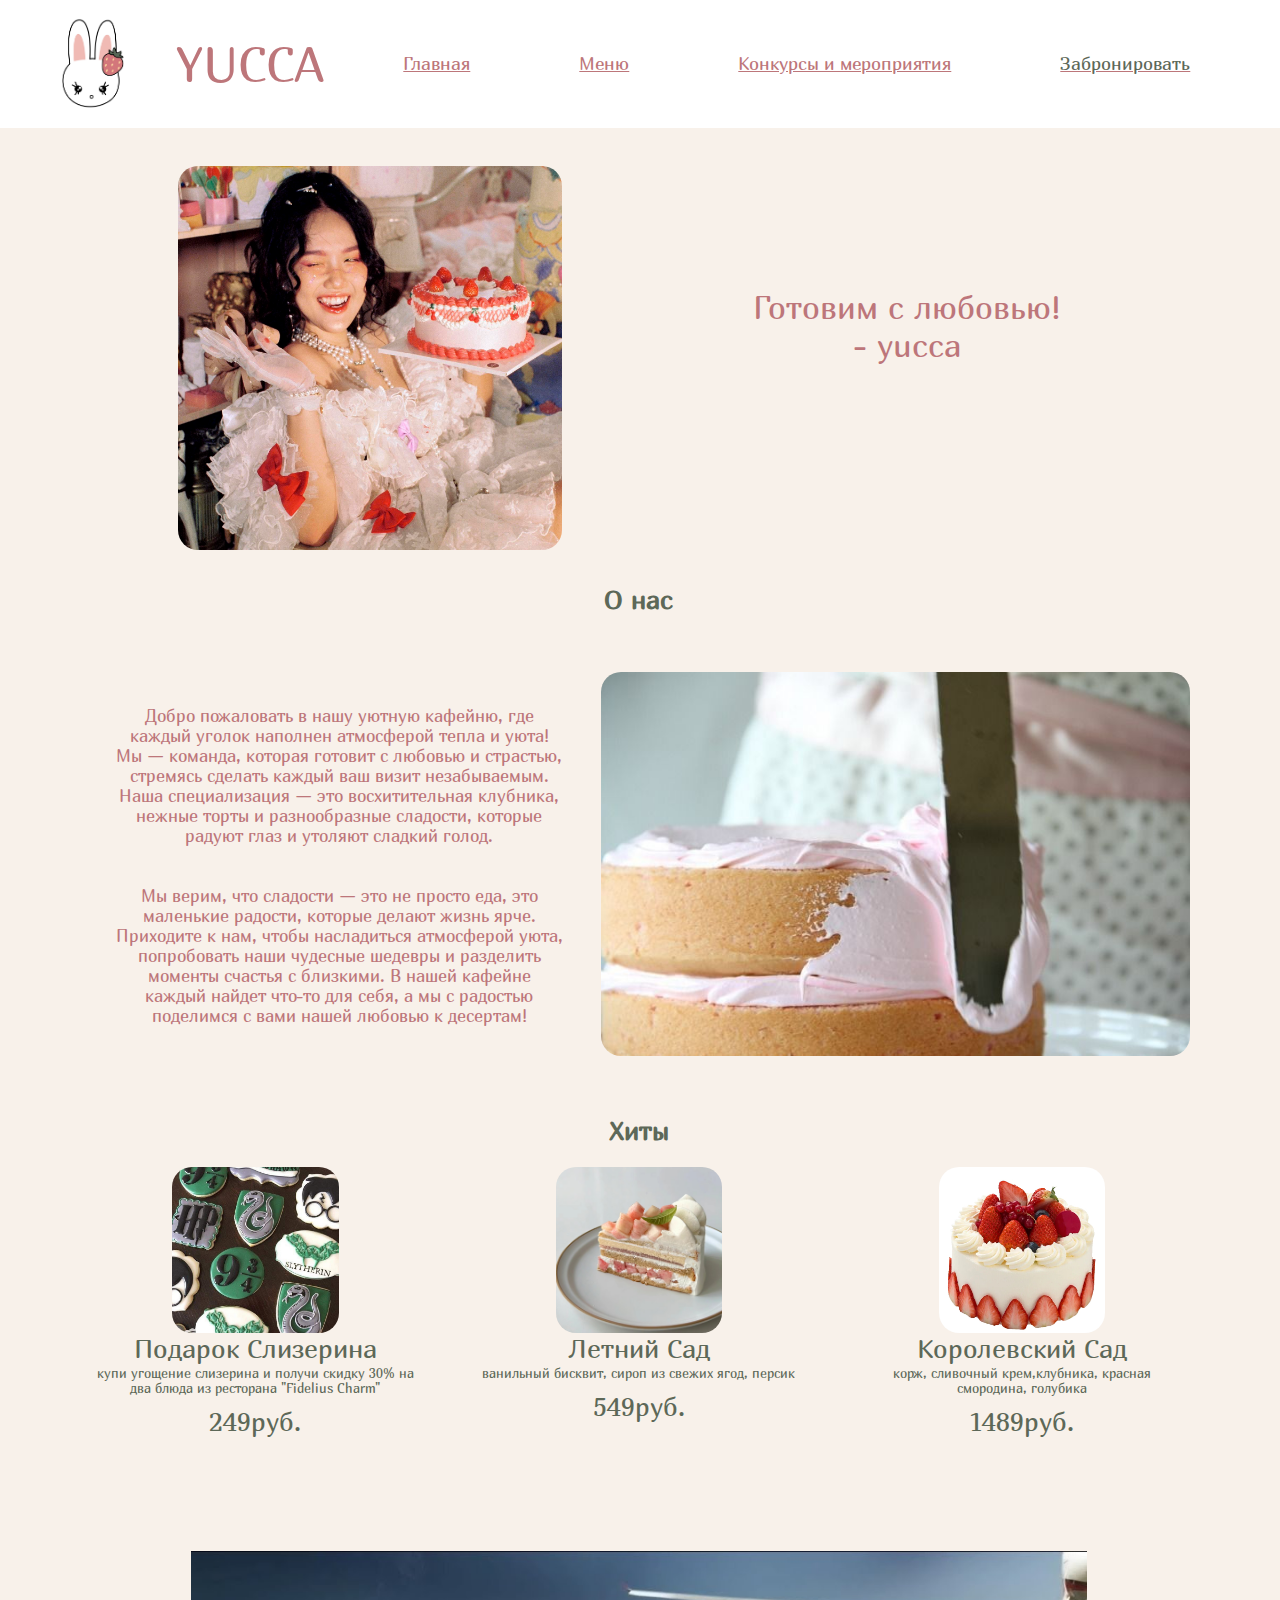
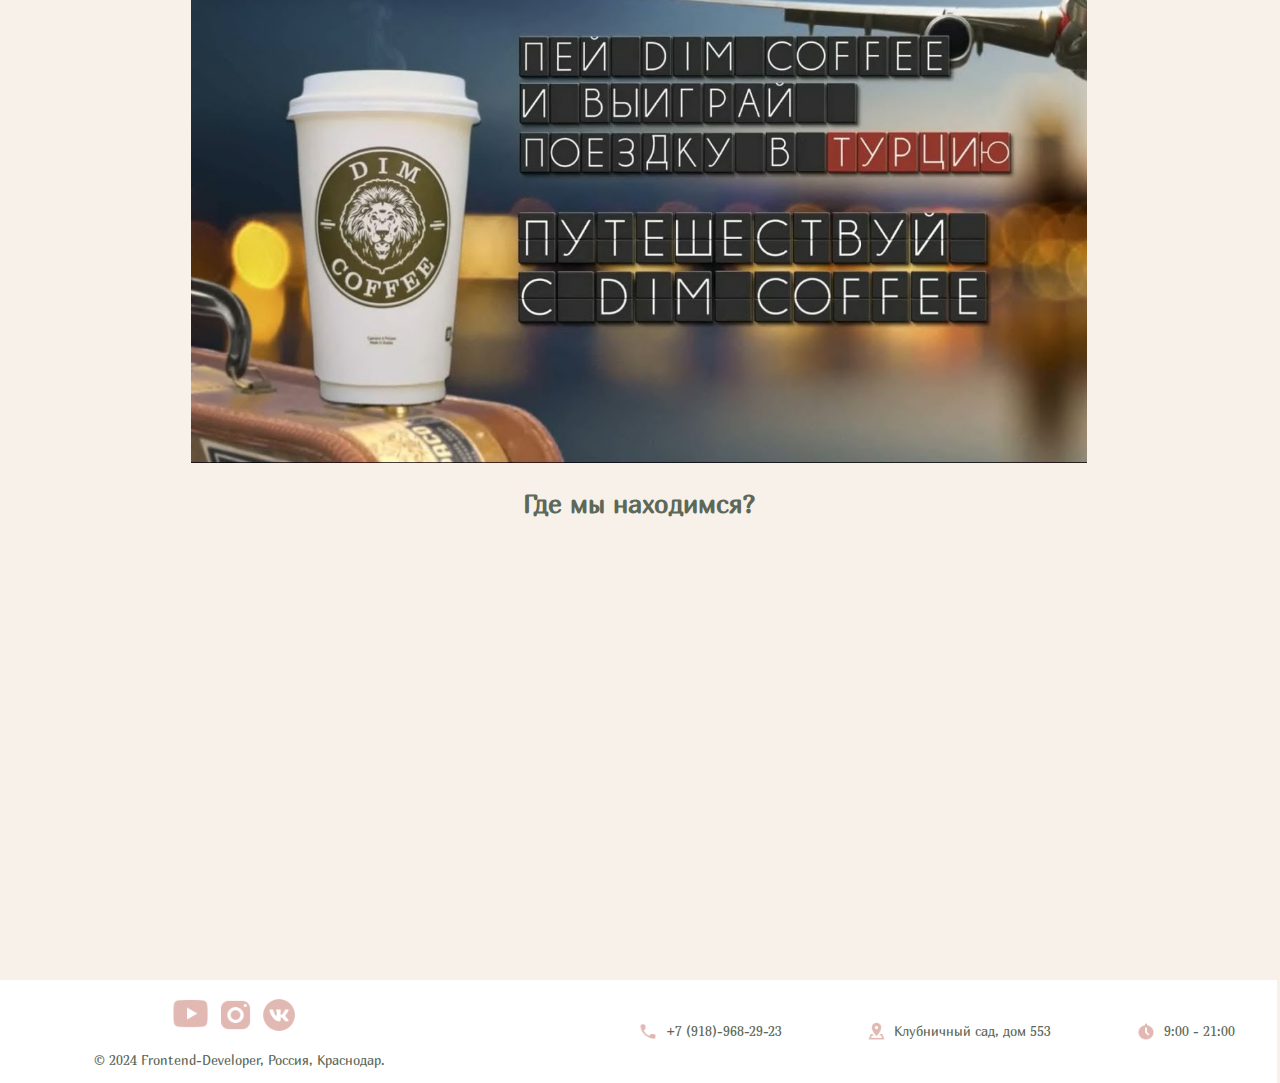
<file: index.html>
<!DOCTYPE html>
<html lang="en">
<head>
    <meta charset="UTF-8">
    <meta name="viewport" content="width=device-width, initial-scale=1.0">
    <title>YUCCA - уютная кафейня</title>
    <link rel="stylesheet" href="style.css">
    <link rel="preconnect" href="https://fonts.googleapis.com">
<link rel="preconnect" href="https://fonts.gstatic.com" crossorigin>
<link href="https://fonts.googleapis.com/css2?family=Concert+One&family=DynaPuff:wght@400..700&family=Marmelad&family=Sofia+Sans+Semi+Condensed:ital,wght@0,1..1000;1,1..1000&display=swap" rel="stylesheet">
<link rel="icon" href="logo.jpg">
</head>
<body>
    <div class="all">
        <nav>
            <div class="DivFlex">
                <div class="DivPhotoLogotip"><img src="logo.jpg" alt="logo" class="PhotoLogo"></div>
                <div class="DivLogoWord">YUCCA</div>
                <div class="DivWordButton">
                    <a href="index.html" class="ButtonWordA">Главная</a>
                    <a href="menu.html" class="ButtonWordA">Меню</a>
                    <a href="konkyrsi2.html" class="ButtonWordA">Конкурсы и мероприятия</a>
                    <a href="zakazi.html" class="ButtonWordA"><span class="SpanColorWordButton">Забронировать</span></a>
                </div>
            </div>
        </nav>

        <div class="DGlavnayaAll">
            <div class="DGlavnayaPhoto"><img src="Glavnaya.jpg" alt="" class="PhotoGlavnaya"></div>
            <div class="DGlavnayaText"><p class="TextGlavnaya">Готовим с любовью!<br>- yucca</p></div>
        </div>

        <h2>О нас</h2>

        <div class="DGlavnayaAll2">
            <div class="DGlavnTextOnas"><p class="TextGlavnaya2">Добро пожаловать в&nbsp;нашу уютную кафейню, где каждый уголок наполнен атмосферой тепла и&nbsp;уюта! Мы&nbsp;&mdash; команда, которая готовит с&nbsp;любовью и&nbsp;страстью, стремясь сделать каждый ваш визит незабываемым. Наша специализация&nbsp;&mdash; это восхитительная клубника, нежные торты и&nbsp;разнообразные сладости, которые радуют глаз и&nbsp;утоляют сладкий голод. 
                <br><br><br>
                Мы&nbsp;верим, что сладости&nbsp;&mdash; это не&nbsp;просто еда, это маленькие радости, которые делают жизнь ярче. Приходите к&nbsp;нам, чтобы насладиться атмосферой уюта, попробовать наши чудесные шедевры и&nbsp;разделить моменты счастья с&nbsp;близкими. В&nbsp;нашей кафейне каждый найдет что-то для себя, а&nbsp;мы&nbsp;с&nbsp;радостью поделимся с&nbsp;вами нашей любовью к&nbsp;десертам!</p></div>
            <div class="DGlavCakeOnas"><img src="glavcake.jpg" alt="" class="PhotoGlavnayaCake"></div>
        </div>

        <h2 style="margin-top: 30px;">Хиты</h2>

        <div class="DivXiti">
            <div class="XitiTovar">
                <div class="dTovarPhoto"><img src="harry.jpg" class="photo"></div>
                <div class="dTovarText">
                    <p class="name">Подарок Слизерина</p>
                    <p class="opisanie">купи угощение слизерина и получи скидку 30% на два блюда из ресторана "Fidelius Charm"<br></p>
                    <p class="CHENA">249руб.</p>
                </div>
            </div>
            <div class="XitiTovar">
                <div class="dTovarPhoto"><img src="dtort4.jpg" class="photo"></div>
                <div class="dTovarText" style="height: 10vw;">
                    <p class="name">Летний Сад</p>
                    <p class="opisanie">ванильный бисквит, сироп из свежих ягод, персик<br></p>
                    <p class="CHENA">549руб.</p>
                </div>
            </div>
            <div class="XitiTovar">
                <div class="dTovarPhoto"><img src="tort1.jpg" class="photo"></div>
                <div class="dTovarText" style="height: 10vw;">
                    <p class="name">Королевский Сад</p>
                    <p class="opisanie">корж, сливочный крем,клубника, красная смородина, голубика <br></p>
                    <p class="CHENA">1489руб.</p>
                </div>
            </div>
        </div>

        <aside>
            <a href="https://dimcoffee.ru"><img src="reklama.jpg" alt="dimcoffee" class="avia"></a>
        </aside> 

        <h2>Где мы находимся?</h2>
        <div class="DivIframe">
            <iframe src="https://www.google.com/maps/embed?pb=!1m18!1m12!1m3!1d2819.4957132985974!2d38.9714498759111!3d45.03516157107016!2m3!1f0!2f0!3f0!3m2!1i1024!2i768!4f13.1!3m3!1m2!1s0x40f04f98b93e86c1%3A0x8f660ca95b63df85!2z0YPQuy4g0JrRgNCw0YHQvdCw0Y8sIDEwMyDQutC-0YDQv9GD0YEgNCwg0JrRgNCw0YHQvdC-0LTQsNGALCDQmtGA0LDRgdC90L7QtNCw0YDRgdC60LjQuSDQutGA0LDQuSwgMzUwMDAw!5e0!3m2!1sru!2sru!4v1730145656439!5m2!1sru!2sru" width="900" height="400" style="border:0; margin: 0 auto;" allowfullscreen="" loading="lazy" referrerpolicy="no-referrer-when-downgrade"></iframe>
        </div>

        <footer>
            <nav>
                <div class="DFooter">
                    <div class="FooterXZ">
                        <a href="https://www.youtube.com/"><img src="youtube.png" style="width: 3.2vw; height: 3.2vw;"></a>
                        <a href="https://en.wikipedia.org/wiki/Instagram"><img src="insta.png" style="width: 3vw; height: 3vw;"></a>
                        <a href="https://vk.com/?ysclid=m1hfn2k9mx378320527"><img src="vk.png" style="width: 3vw; height: 3vw;"></a>
                        <p style="font-size: 1vw; position: relative; top: 3%; right: 20%; color: #5D6858;">© 2024 Frontend-Developer, Россия, Краснодар.</p>
                    </div>
                        <img src="tel.png" style="width: 1.5vw; height: 1.5vw;">
                        <p style="margin-left: -6%; color: #5D6858; font-size: 1vw;">+7 (918)-968-29-23</p>
                        <img src="karta.png" style="width: 1.5vw; height: 1.5vw;">
                        <p style="margin-left: -6%; color: #5D6858; font-size: 1vw;">Клубничный сад, дом 553</p>
                        <img src="time.png" style="width: 1.5vw; height: 1.5vw;">
                        <p style="margin-left: -6%; color: #5D6858; font-size: 1vw;">9:00 - 21:00</p>
                </div>
            </nav>
        </footer>
    </div>
</body>
</html>
</file>
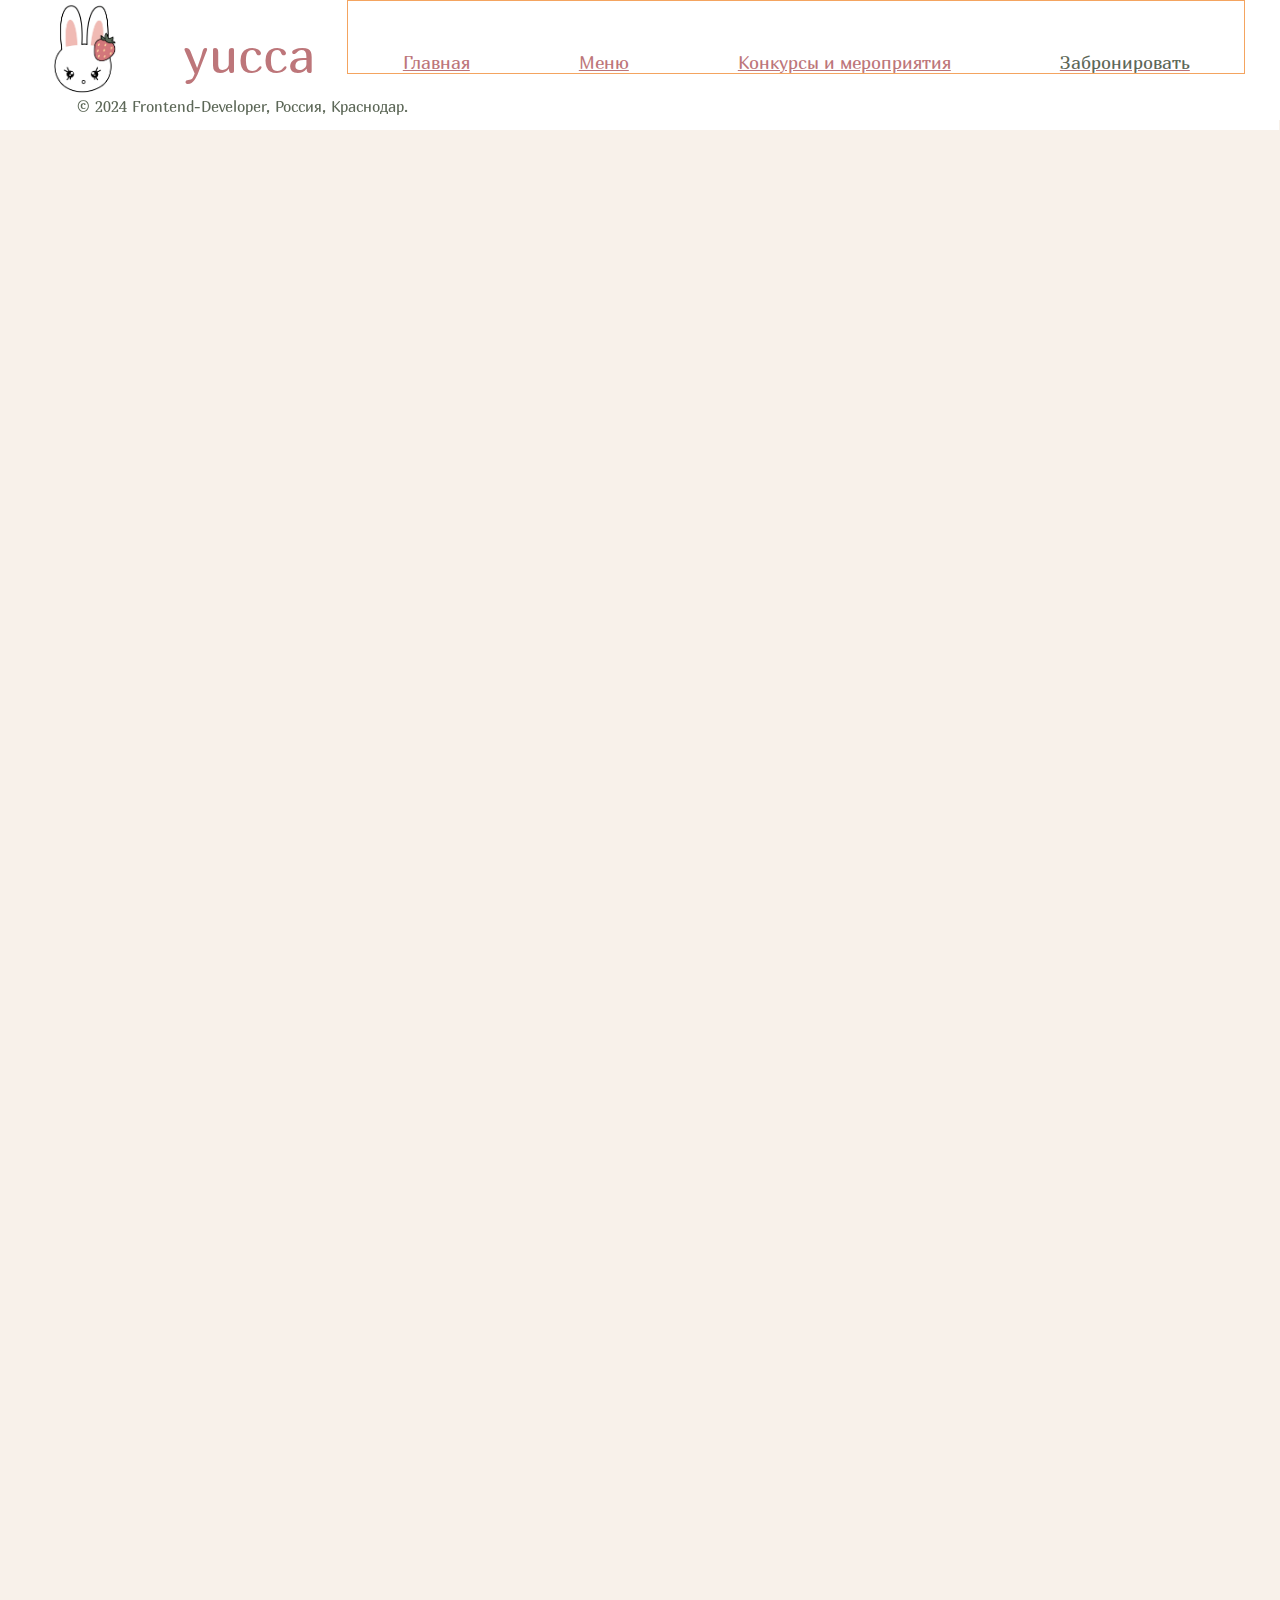
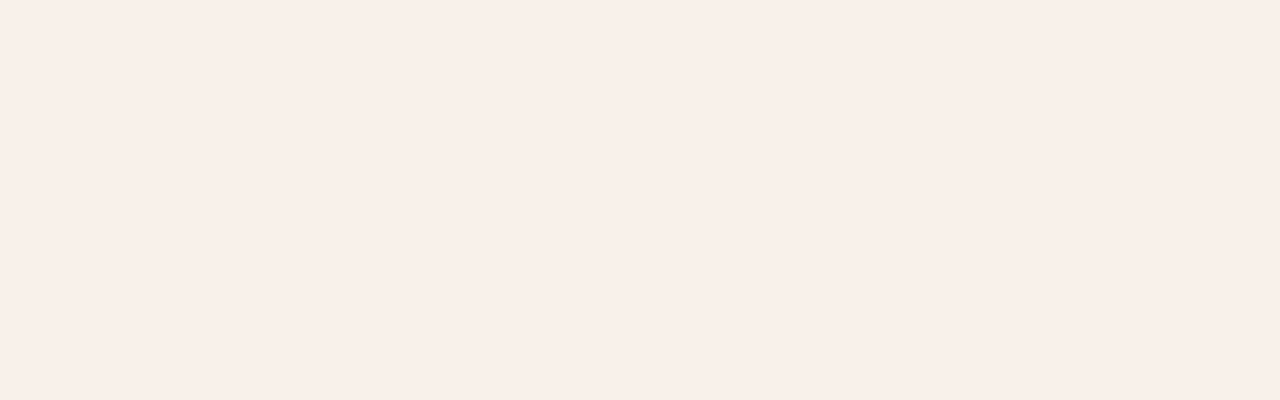
<file: konkyrsi.html>
<!DOCTYPE html>
<html lang="en">
<head>
    <meta charset="UTF-8">
    <meta name="viewport" content="width=device-width, initial-scale=1.0">
    <title>yucca - уютная кафейня</title>
    <link rel="stylesheet" href="konkyrsi.css">
    <link rel="preconnect" href="https://fonts.googleapis.com">
<link rel="preconnect" href="https://fonts.gstatic.com" crossorigin>
<link href="https://fonts.googleapis.com/css2?family=Concert+One&family=DynaPuff:wght@400..700&family=Marmelad&family=Sofia+Sans+Semi+Condensed:ital,wght@0,1..1000;1,1..1000&display=swap" rel="stylesheet">
<link rel="icon" href="logo.jpg">
</head>
<body>
    <div class="all">
        <nav>
            <div class="DivFlex">
                <div class="DivPhotoLogotip"><img src="logo.jpg" alt="logo" class="PhotoLogo"></div>
                <div class="DivLogoWord">yucca</div>
                <div class="DivWordButton">
                    <a href="index.html" class="ButtonWordA">Главная</a>
                    <a href="menu.html" class="ButtonWordA">Меню</a>
                    <a href="konkyrsi.html" class="ButtonWordA">Конкурсы и мероприятия</a>
                    <a href="zakazi.html" class="ButtonWordA"><span class="SpanColorWordButton">Забронировать</span></a>
                </div>
            </div>
        </nav>

        <footer>
            <nav>
                <div class="DFooter">
                    <div class="FooterXZ">
                        <a href="https://www.youtube.com/"><img src="youtube.png"></a>
                        <a href="https://en.wikipedia.org/wiki/Instagram"><img src="insta.png"></a>
                        <a href="https://vk.com/?ysclid=m1hfn2k9mx378320527"><img src="vk.png"></a>
                        <p style="font-size: 15px; position: relative; top: 10px; right: 90px; color: #5D6858;">© 2024 Frontend-Developer, Россия, Краснодар.</p>
                    </div>
                        <img src="tel.png" alt="">
                        <p style="margin-left: -85px; color: #5D6858;">+7 (918)-968-29-23</p>
                        <img src="karta.png" alt="">
                        <p style="margin-left: -85px; color: #5D6858;">Клубничный сад, дом 553</p>
                        <img src="time.png" alt="">
                        <p style="margin-left: -85px; color: #5D6858;">9:00 - 21:00</p>
                </div>
            </nav>
        </footer>
    </div>
</body>
</html>
</file>
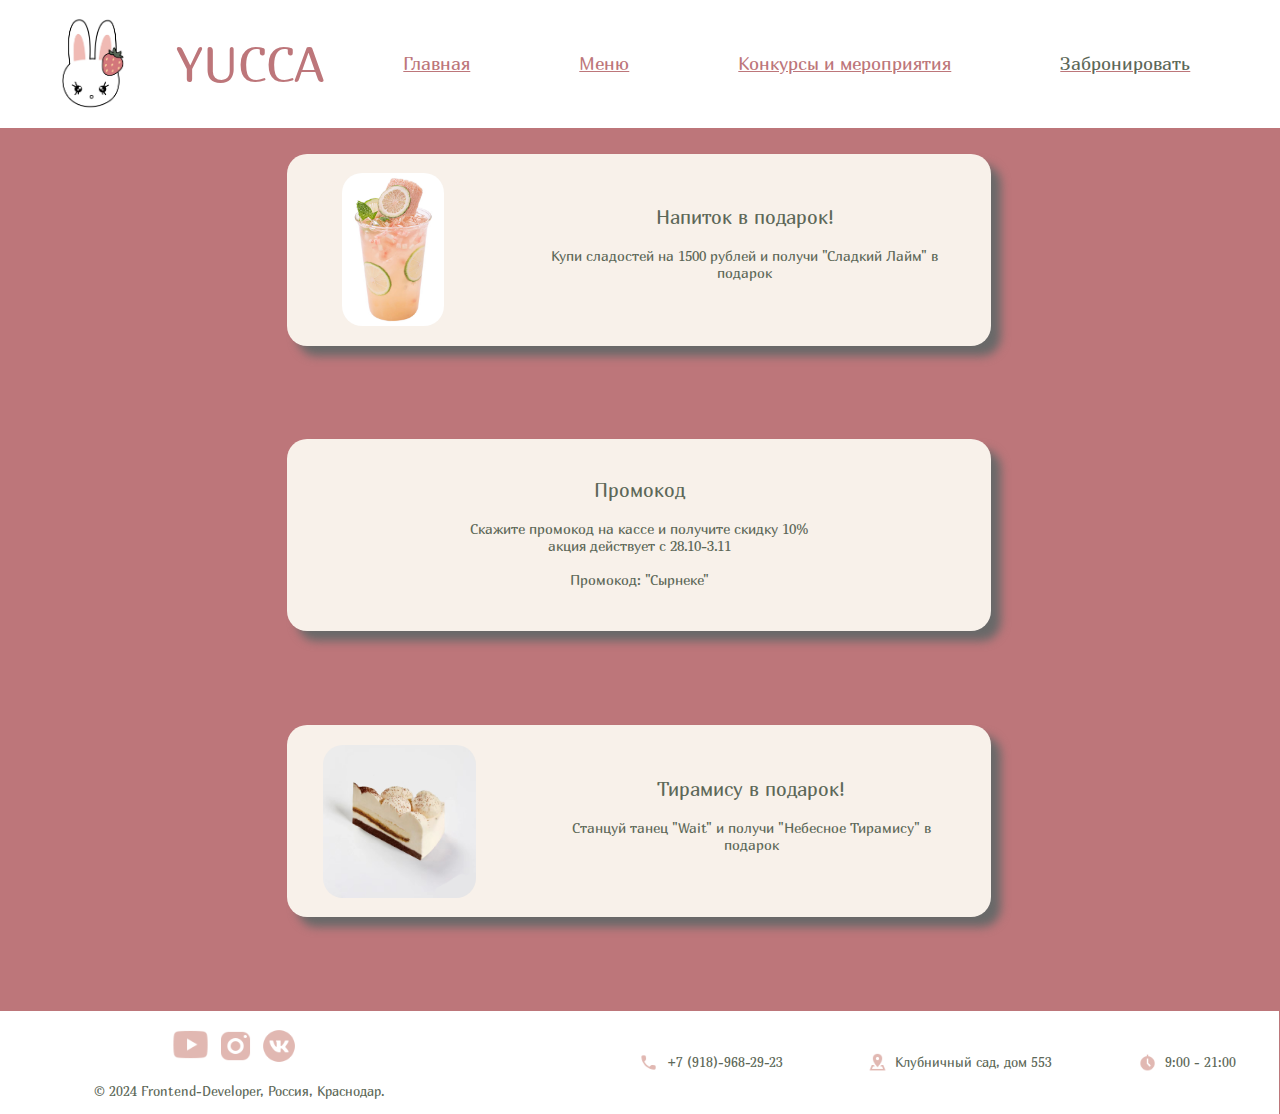
<file: konkyrsi2.html>
<!DOCTYPE html>
<html lang="en">
<head>
    <meta charset="UTF-8">
    <meta name="viewport" content="width=device-width, initial-scale=1.0">
    <title>YUCCA - уютная кафейня</title>
    <link rel="stylesheet" href="konkyrsi2.css">
    <link rel="preconnect" href="https://fonts.googleapis.com">
<link rel="preconnect" href="https://fonts.gstatic.com" crossorigin>
<link href="https://fonts.googleapis.com/css2?family=Concert+One&family=DynaPuff:wght@400..700&family=Marmelad&family=Sofia+Sans+Semi+Condensed:ital,wght@0,1..1000;1,1..1000&display=swap" rel="stylesheet">
<link rel="icon" href="logo.jpg">
</head>
<body>
    <div class="all">
        <nav>
            <div class="DivFlex">
                <div class="DivPhotoLogotip"><img src="logo.jpg" alt="logo" class="PhotoLogo"></div>
                <div class="DivLogoWord">YUCCA</div>
                <div class="DivWordButton">
                    <a href="index.html" class="ButtonWordA">Главная</a>
                    <a href="menu.html" class="ButtonWordA">Меню</a>
                    <a href="konkyrsi2.html" class="ButtonWordA">Конкурсы и мероприятия</a>
                    <a href="zakazi.html" class="ButtonWordA"><span class="SpanColorWordButton">Забронировать</span></a>
                </div>
            </div>
        </nav>

        <div class="AllConteiner">
            <div class="Conteiner">
                <div class="ConteinerPhoto"><img src="drink2.jpg" class="PhotoVKonkyrsi"></div>
                <div class="ConteinerText">
                    <p>Напиток в подарок!</p>
                    <span class="minitextvkon"><p>Купи сладостей на 1500 рублей и получи "Сладкий Лайм" в подарок</p></span>
                </div>
            </div>

            <div class="Conteiner">
                <div class="ConteinerText2">
                    <p>Промокод</p>
                    <span class="minitextvkon"><p>Скажите промокод на кассе и получите скидку 10% <br> акция действует с 28.10-3.11 <br><br> Промокод: "Сырнеке"
                    </p></span>
                </div>
            </div>

            <div class="Conteiner">
                <div class="ConteinerPhoto2"><img src="tort4.jpg" class="PhotoVKonkyrsi"></div>
                <div class="ConteinerText">
                    <p>Тирамису в подарок!</p>
                    <span class="minitextvkon"><p>Станцуй танец "Wait" и получи "Небесное Тирамису" в подарок</p></span>
                </div>
            </div>
        </div>

        <footer>
            <nav>
                <div class="DFooter">
                    <div class="FooterXZ">
                        <a href="https://www.youtube.com/"><img src="youtube.png" style="width: 3.2vw; height: 3.2vw;"></a>
                        <a href="https://en.wikipedia.org/wiki/Instagram"><img src="insta.png" style="width: 3vw; height: 3vw;"></a>
                        <a href="https://vk.com/?ysclid=m1hfn2k9mx378320527"><img src="vk.png" style="width: 3vw; height: 3vw;"></a>
                        <p style="font-size: 1vw; position: relative; top: 3%; right: 20%; color: #5D6858;">© 2024 Frontend-Developer, Россия, Краснодар.</p>
                    </div>
                        <img src="tel.png" style="width: 1.5vw; height: 1.5vw;">
                        <p style="margin-left: -6%; color: #5D6858; font-size: 1vw;">+7 (918)-968-29-23</p>
                        <img src="karta.png" style="width: 1.5vw; height: 1.5vw;">
                        <p style="margin-left: -6%; color: #5D6858; font-size: 1vw;">Клубничный сад, дом 553</p>
                        <img src="time.png" style="width: 1.5vw; height: 1.5vw;">
                        <p style="margin-left: -6%; color: #5D6858; font-size: 1vw;">9:00 - 21:00</p>
                </div>
            </nav>
        </footer>
    </div>
</body>
</html>
</file>
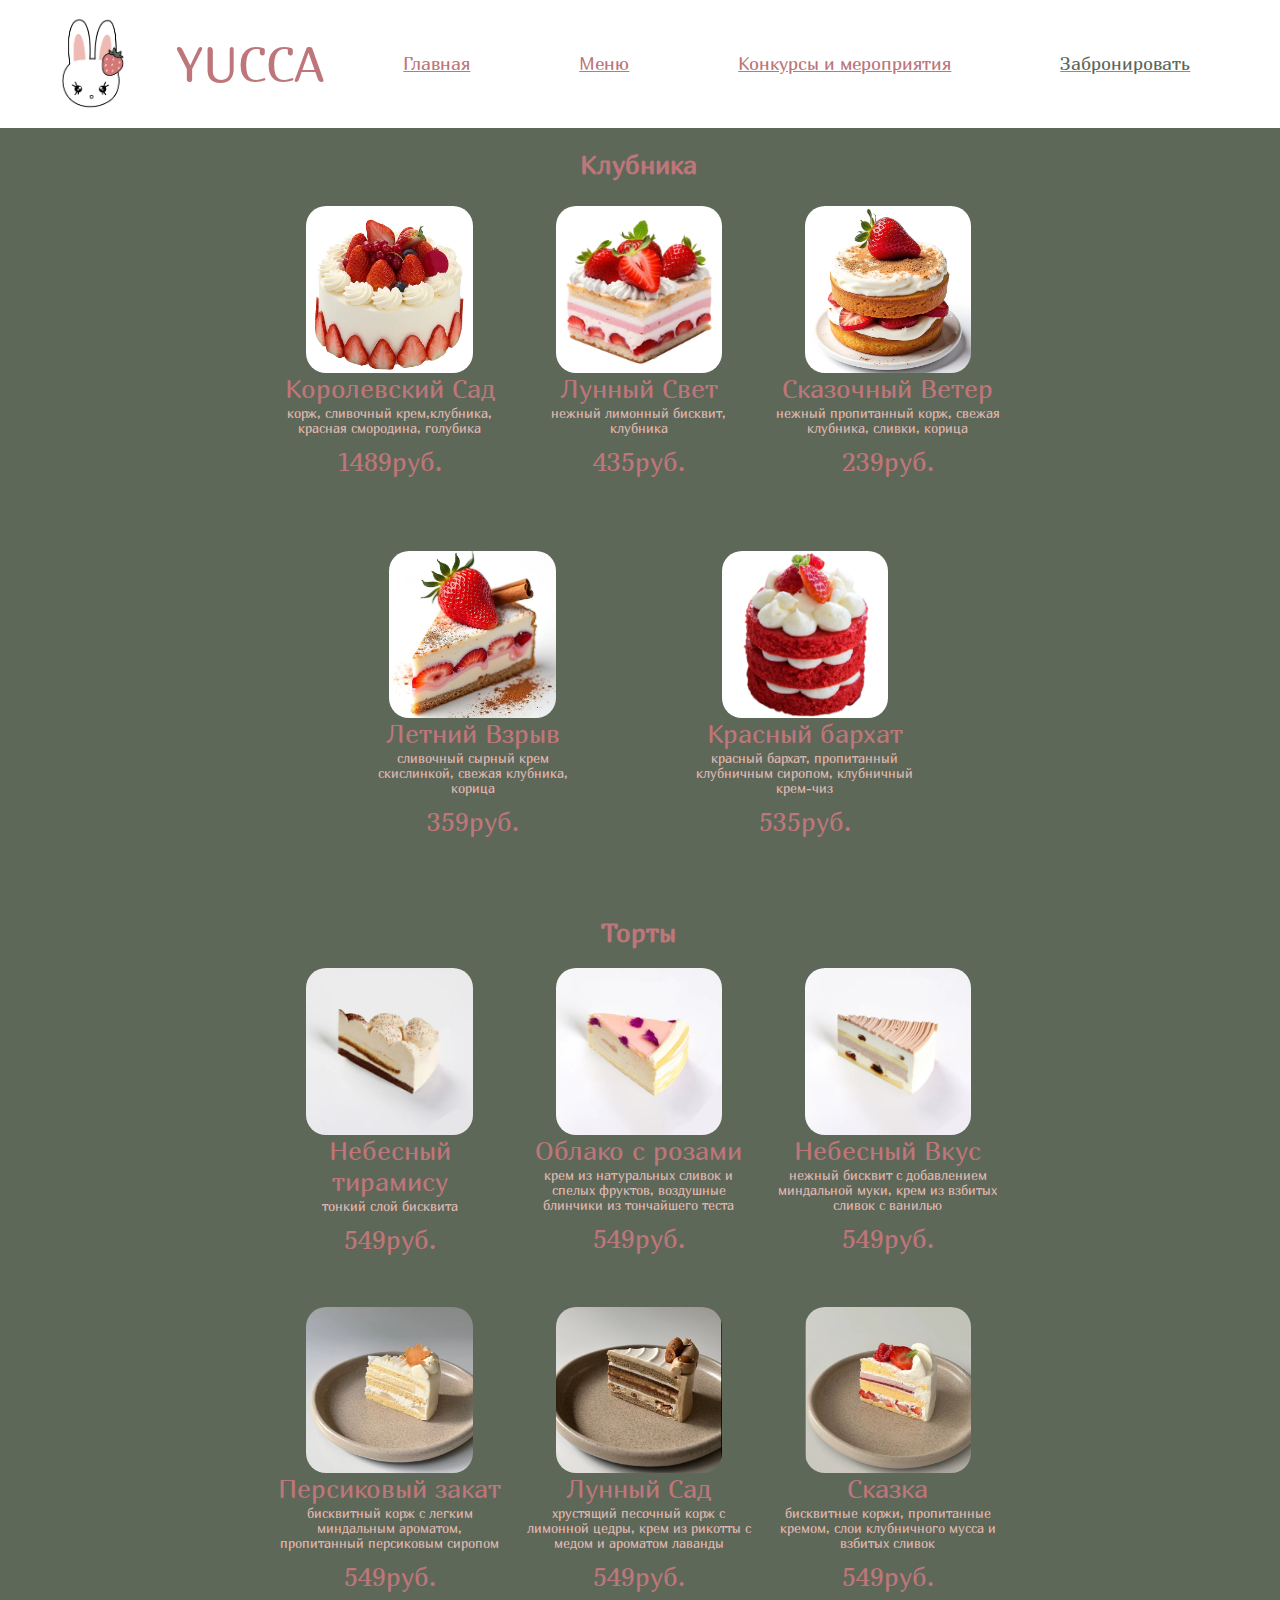
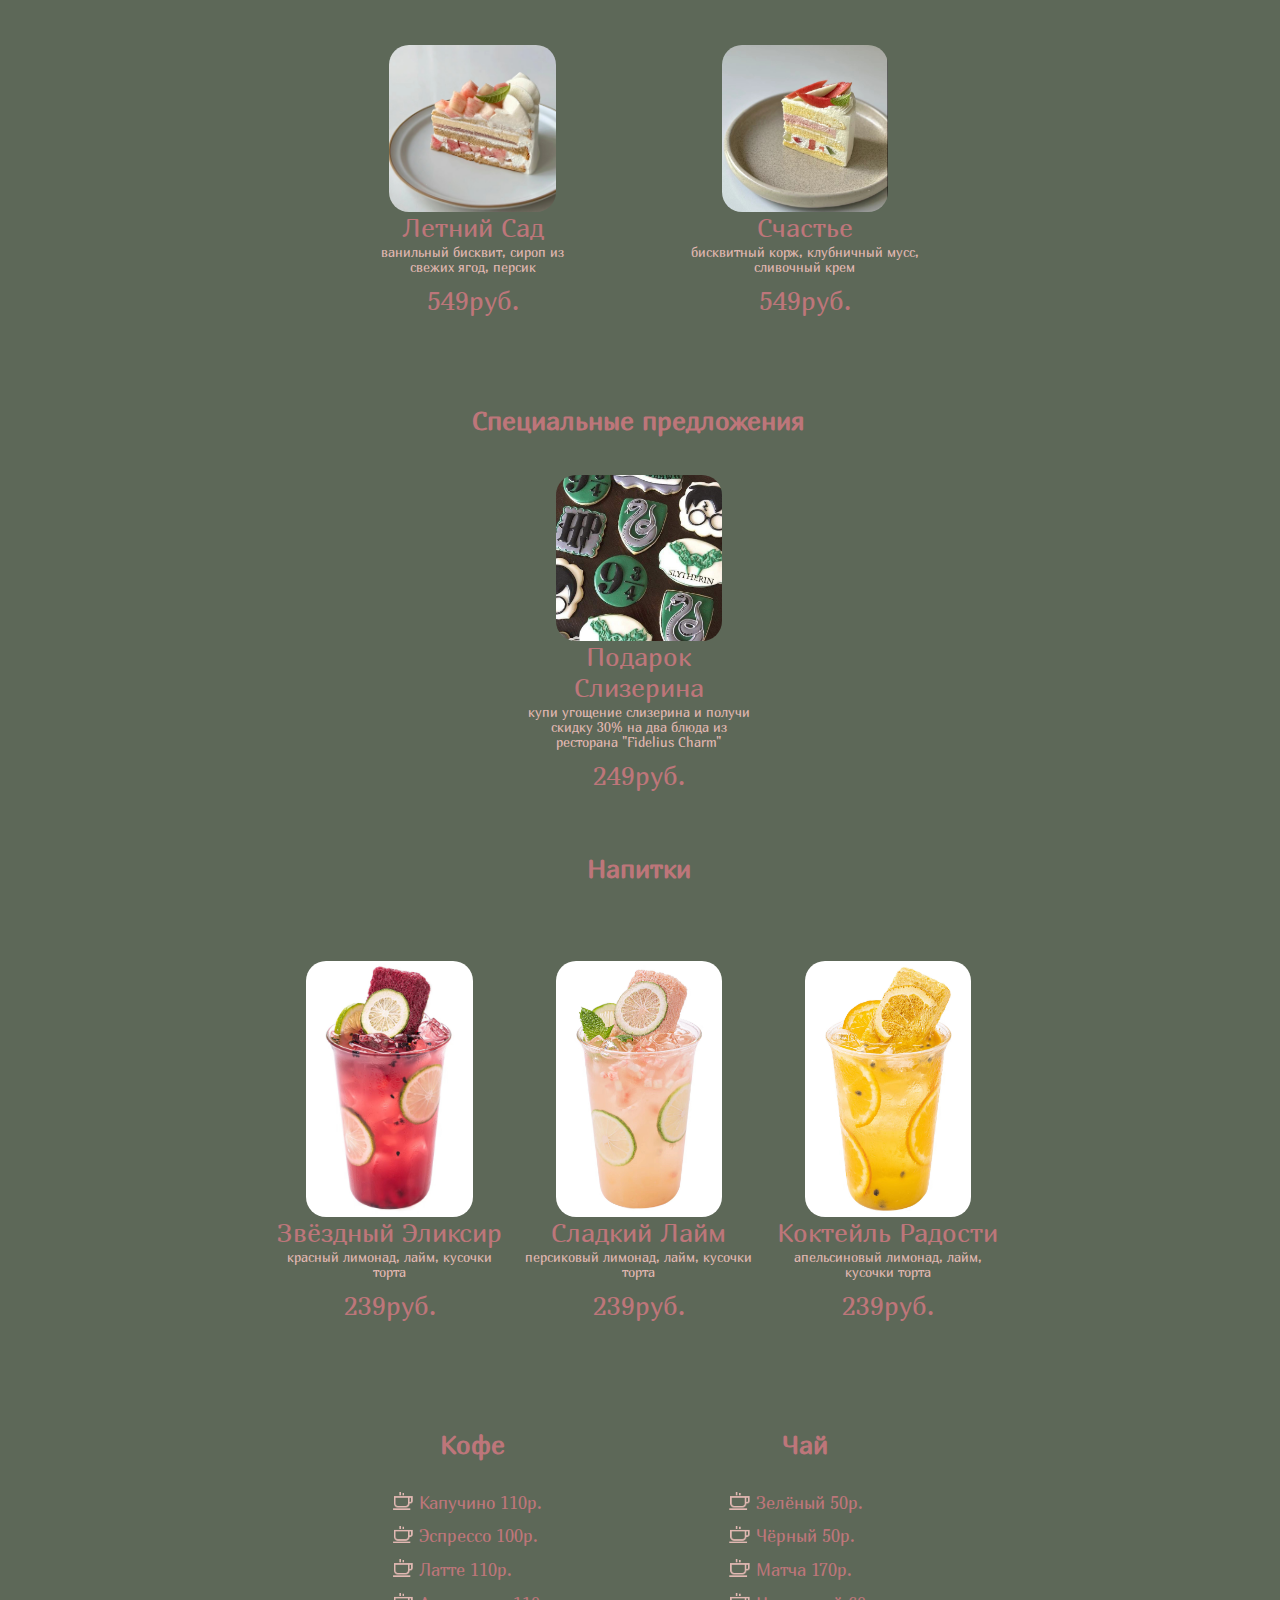
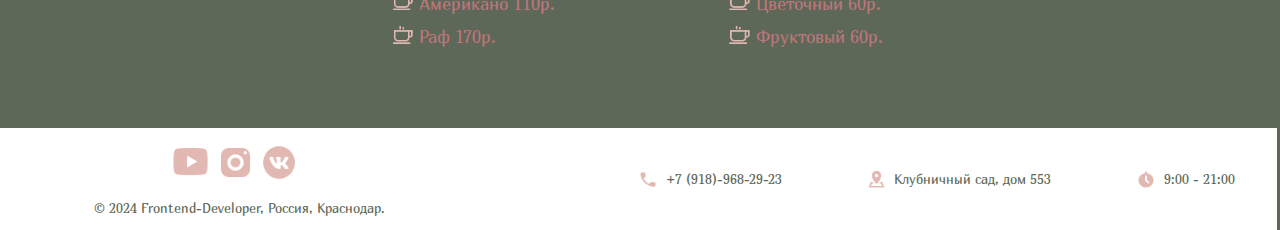
<file: menu.html>
<!DOCTYPE html>
<html lang="en">
<head>
    <meta charset="UTF-8">
    <meta name="viewport" content="width=device-width, initial-scale=1.0">
    <title>YUCCA - уютная кафейня</title>
    <link rel="stylesheet" href="styleMenu.css">
    <link rel="preconnect" href="https://fonts.googleapis.com">
<link rel="preconnect" href="https://fonts.gstatic.com" crossorigin>
<link href="https://fonts.googleapis.com/css2?family=Concert+One&family=DynaPuff:wght@400..700&family=Marmelad&family=Sofia+Sans+Semi+Condensed:ital,wght@0,1..1000;1,1..1000&display=swap" rel="stylesheet">
<link rel="icon" href="logo.jpg">
</head>
<body>

    <div class="all">
        <nav>
            <div class="DivFlex">
                <div class="DivPhotoLogotip"><img src="logo.jpg" alt="logo" class="PhotoLogo"></div>
                <div class="DivLogoWord">YUCCA</div>
                <div class="DivWordButton">
                    <a href="index.html" class="ButtonWordA">Главная</a>
                    <a href="menu.html" class="ButtonWordA">Меню</a>
                    <a href="konkyrsi2.html" class="ButtonWordA">Конкурсы и мероприятия</a>
                    <a href="zakazi.html" class="ButtonWordA"><span class="SpanColorWordButton">Забронировать</span></a>
                </div>
            </div>
        </nav>

        <div class="kategoriya5">
            <div class="nazvanie"><h2>Клубника</h2></div>
            <div class="dTovar">
                <div class="dTovarPhoto"><img src="tort1.jpg" class="photo"></div>
                <div class="dTovarText" style="height: 10vw;">
                    <p class="name">Королевский Сад</p>
                    <p class="opisanie">корж, сливочный крем,клубника, красная смородина, голубика <br></p>
                    <p class="CHENA">1489руб.</p>
                </div>
            </div>
            <div class="dTovar">
                <div class="dTovarPhoto"><img src="straw4.jpg" class="photo"></div>
                <div class="dTovarText" style="height: 10vw;">
                    <p class="name">Лунный Свет</p>
                    <p class="opisanie">нежный лимонный бисквит, клубника<br></p>
                    <p class="CHENA">435руб.</p>
                </div>
            </div>
            <div class="dTovar">
                <div class="dTovarPhoto"><img src="straw3.jpg" class="photo"></div>
                <div class="dTovarText" style="height: 10vw;">
                    <p class="name">Сказочный Ветер</p>
                    <p class="opisanie">нежный пропитанный корж, свежая клубника, сливки, корица<br></p>
                    <p class="CHENA">239руб.</p>
                </div>
            </div>
            <div class="dTovar">
                <div class="dTovarPhoto"><img src="straw2.jpg" class="photo"></div>
                <div class="dTovarText" style="height: 10vw;">
                    <p class="name">Летний Взрыв</p>
                    <p class="opisanie">сливочный сырный крем скислинкой, свежая клубника, корица <br></p>
                    <p class="CHENA">359руб.</p>
                </div>
            </div>
            <div class="dTovar">
                <div class="dTovarPhoto"><img src="straw5.jpg" class="photo"></div>
                <div class="dTovarText"style="height: 10vw;">
                    <p class="name">Красный бархат</p>
                    <p class="opisanie">красный бархат, пропитанный клубничным сиропом, клубничный крем-чиз<br></p>
                    <p class="CHENA">535руб.</p>
                </div>
            </div>
        </div>

        <div class="kategoriya8">
            <div class="nazvanie"><h2>Торты</h2></div>
            <div class="dTovar">
                <div class="dTovarPhoto"><img src="tort4.jpg" class="photo"></div>
                <div class="dTovarText" style="height: 10vw;">
                    <p class="name">Небесный тирамису</p>
                    <p class="opisanie">тонкий слой бисквита<br></p>
                    <p class="CHENA">549руб.</p>
                </div>
            </div>
            <div class="dTovar">
                <div class="dTovarPhoto"><img src="tort2.jpg" class="photo"></div>
                <div class="dTovarText" style="height: 10vw;">
                    <p class="name">Облако с розами</p>
                    <p class="opisanie">крем из натуральных сливок и спелых фруктов, воздушные блинчики из тончайшего теста <br></p>
                    <p class="CHENA">549руб.</p>
                </div>
            </div>
            <div class="dTovar">
                <div class="dTovarPhoto"><img src="tort3.jpg" class="photo"></div>
                <div class="dTovarText" style="height: 10vw;">
                    <p class="name">Небесный Вкус</p>
                    <p class="opisanie">нежный бисквит с добавлением миндальной муки, крем из взбитых сливок с ванилью <br></p>
                    <p class="CHENA">549руб.</p>
                </div>
            </div>
            <div class="dTovar">
                <div class="dTovarPhoto"><img src="dtort1.jpg" class="photo"></div>
                <div class="dTovarText" style="height: 10vw;">
                    <p class="name">Персиковый закат</p>
                    <p class="opisanie">бисквитный корж с легким миндальным ароматом, пропитанный персиковым сиропом<br></p>
                    <p class="CHENA">549руб.</p>
                </div>
            </div>
            <div class="dTovar">
                <div class="dTovarPhoto"><img src="dtort2.jpg" class="photo"></div>
                <div class="dTovarText" style="height: 10vw;">
                    <p class="name">Лунный Сад</p>
                    <p class="opisanie">хрустящий песочный корж с лимонной цедры, крем из рикотты с медом и ароматом лаванды<br></p>
                    <p class="CHENA">549руб.</p>
                </div>
            </div>
            <div class="dTovar">
                <div class="dTovarPhoto"><img src="dtort3.jpg" class="photo"></div>
                <div class="dTovarText" style="height: 10vw;">
                    <p class="name">Сказка</p>
                    <p class="opisanie">бисквитные коржи, пропитанные кремом, слои клубничного мусса и взбитых сливок<br></p>
                    <p class="CHENA">549руб.</p>
                </div>
            </div>
            <div class="dTovar">
                <div class="dTovarPhoto"><img src="dtort4.jpg" class="photo"></div>
                <div class="dTovarText" style="height: 10vw;">
                    <p class="name">Летний Сад</p>
                    <p class="opisanie">ванильный бисквит, сироп из свежих ягод, персик<br></p>
                    <p class="CHENA">549руб.</p>
                </div>
            </div>
            <div class="dTovar">
                <div class="dTovarPhoto"><img src="dtort5.jpg" class="photo"></div>
                <div class="dTovarText" style="height: 10vw;">
                    <p class="name">Счастье</p>
                    <p class="opisanie">бисквитный корж, клубничный мусс, сливочный крем<br></p>
                    <p class="CHENA">549руб.</p>
                </div>
            </div>
        </div>

        <div class="kategoriya1">
            <div class="nazvanie"><h2>Специальные предложения</h2></div>
            <div class="dTovar">
                <div class="dTovarPhoto"><img src="harry.jpg" class="photo"></div>
                <div class="dTovarText">
                    <p class="name">Подарок Слизерина</p>
                    <p class="opisanie">купи угощение слизерина и получи скидку 30% на два блюда из ресторана "Fidelius Charm"<br></p>
                    <p class="CHENA">249руб.</p>
                </div>
            </div>
        </div>

        <div class="kategoriya3">
            <div class="nazvanie"><h2>Напитки</h2></div>
            <div class="dTovar" style="height: 30vw;">
                <div class="dTovarPhoto" style="height: 20vw;"><img src="drink1.jpg" class="photo" style="height: 20vw;"></div>
                <div class="dTovarText">
                    <p class="name">Звёздный Эликсир</p>
                    <p class="opisanie">красный лимонад, лайм, кусочки торта<br></p>
                    <p class="CHENA">239руб.</p>
                </div>
            </div>
            <div class="dTovar" style="height: 30vw;">
                <div class="dTovarPhoto" style="height: 20vw;"><img src="drink2.jpg" class="photo" style="height: 20vw;"></div>
                <div class="dTovarText">
                    <p class="name">Сладкий Лайм</p>
                    <p class="opisanie">персиковый лимонад, лайм, кусочки торта<br></p>
                    <p class="CHENA">239руб.</p>
                </div>
            </div>
            <div class="dTovar" style="height: 30vw;">
                <div class="dTovarPhoto" style="height: 20vw;"><img src="drink3.jpg" class="photo" style="height: 20vw;"></div>
                <div class="dTovarText">
                    <p class="name">Коктейль Радости</p>
                    <p class="opisanie">апельсиновый лимонад, лайм, кусочки торта<br></p>
                    <p class="CHENA">239руб.</p>
                </div>
            </div>
        </div>

        <div class="kategoriyacoffeetea">
            <div class="divcoffee">
                <div class="nazvanie"><h2>Кофе</h2></div>
                <table align="center">
                    <tr>
                        <td><img src="cafeicon.png" class="icon"></td>
                        <td>Капучино 110р.</td>
                    </tr>
                    <tr>
                        <td><img src="cafeicon.png" class="icon"></td>
                        <td>Эспрессо 100р.</td>
                    </tr>
                    <tr>
                        <td><img src="cafeicon.png" class="icon"></td>
                        <td>Латте 110р.</td>
                    </tr>
                    <tr>
                        <td><img src="cafeicon.png" class="icon"></td>
                        <td>Американо 110р.</td>
                    </tr>
                    <tr>
                        <td><img src="cafeicon.png" class="icon"></td>
                        <td>Раф 170р.</td>
                    </tr>
                </table>
            </div>
            <div class="divtea">
                <div class="nazvanie"><h2>Чай</h2></div>      
                <table  align="center">
                    <tr>
                        <td><img src="cafeicon.png" class="icon"></td>
                        <td>Зелёный 50р.</td>
                    </tr>
                    <tr>
                        <td><img src="cafeicon.png" class="icon"></td>
                        <td>Чёрный 50р.</td>
                    </tr>
                    <tr>
                        <td><img src="cafeicon.png" class="icon"></td>
                        <td>Матча 170р.</td>
                    </tr>
                    <tr>
                        <td><img src="cafeicon.png" class="icon"></td>
                        <td>Цветочный 60р.</td>
                    </tr>
                    <tr>
                        <td><img src="cafeicon.png" class="icon"></td>
                        <td>Фруктовый 60р.</td>
                    </tr>
                </table>
            </div>
        </div>

        <footer>
            <nav>
                <div class="DFooter">
                    <div class="FooterXZ">
                        <a href="https://www.youtube.com/"><img src="youtube.png" style="width: 3.2vw; height: 3.2vw;"></a>
                        <a href="https://en.wikipedia.org/wiki/Instagram"><img src="insta.png" style="width: 3vw; height: 3vw;"></a>
                        <a href="https://vk.com/?ysclid=m1hfn2k9mx378320527"><img src="vk.png" style="width: 3vw; height: 3vw;"></a>
                        <p style="font-size: 1vw; position: relative; top: 3%; right: 20%; color: #5D6858;">© 2024 Frontend-Developer, Россия, Краснодар.</p>
                    </div>
                        <img src="tel.png" style="width: 1.5vw; height: 1.5vw;">
                        <p style="margin-left: -6%; color: #5D6858; font-size: 1vw;">+7 (918)-968-29-23</p>
                        <img src="karta.png" style="width: 1.5vw; height: 1.5vw;">
                        <p style="margin-left: -6%; color: #5D6858; font-size: 1vw;">Клубничный сад, дом 553</p>
                        <img src="time.png" style="width: 1.5vw; height: 1.5vw;">
                        <p style="margin-left: -6%; color: #5D6858; font-size: 1vw;">9:00 - 21:00</p>
                </div>
            </nav>
        </footer>
    </div>
</body>
</html>
</file>
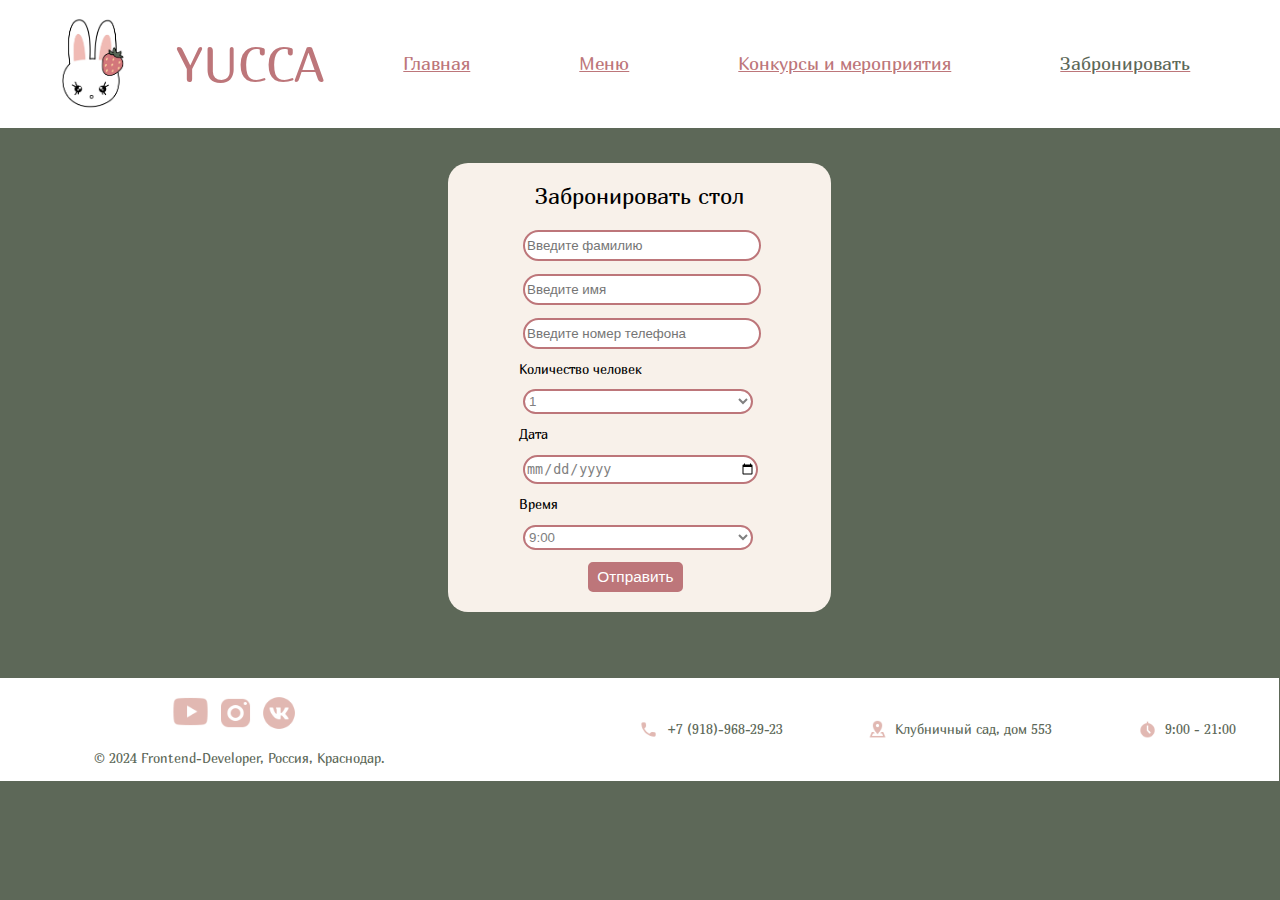
<file: zakazi.html>
<!DOCTYPE html>
<html lang="en">
<head>
    <meta charset="UTF-8">
    <meta name="viewport" content="width=device-width, initial-scale=1.0">
    <title>YUCCA - уютная кафейня</title>
    <link rel="stylesheet" href="zakazi.css">
    <link rel="preconnect" href="https://fonts.googleapis.com">
    <link rel="preconnect" href="https://fonts.gstatic.com" crossorigin>
    <link href="https://fonts.googleapis.com/css2?family=Concert+One&family=DynaPuff:wght@400..700&family=Marmelad&family=Sofia+Sans+Semi+Condensed:ital,wght@0,1..1000;1,1..1000&display=swap" rel="stylesheet">
    <link rel="icon" href="logo.jpg">
</head>
<body>
    <div class="all">
        <nav>
            <div class="DivFlex">
                <div class="DivPhotoLogotip"><img src="logo.jpg" alt="logo" class="PhotoLogo"></div>
                <div class="DivLogoWord">YUCCA</div>
                <div class="DivWordButton">
                    <a href="index.html" class="ButtonWordA">Главная</a>
                    <a href="menu.html" class="ButtonWordA">Меню</a>
                    <a href="konkyrsi2.html" class="ButtonWordA">Конкурсы и мероприятия</a>
                    <a href="zakazi.html" class="ButtonWordA"><span class="SpanColorWordButton">Забронировать</span></a>
                </div>
            </div>
        </nav>

        <div class="DivForForma">
            <div class="DivForma">
                <form action="">
                    <p class="Broni">Забронировать стол</p>
                    <input type="text" placeholder="Введите фамилию" class="in1" style="margin-bottom: 1vw;">
                    <br>
                    <input type="text" placeholder="Введите имя" class="in1" style="margin-bottom: 1vw;">
                    <br>
                    <input type="tel" placeholder="Введите номер телефона" class="in1">
                    <br>
                    <p class="PWordForm">Количество человек</p>
                    <select name="" id="" class="in1">
                        <option>1</option>
                        <option>2</option>
                        <option>3</option>
                        <option>4</option>
                        <option>5</option>
                        <option>6</option>
                        <option>Больше</option>
                    </select>
                    <br>
                    <p class="PWordForm">Дата</p>
                    <input type="date" class="in1">
                    <p class="PWordForm">Время</p>
                    <select name="" id="" class="in1" style="margin-bottom: 1vw">
                        <option>9:00</option>
                        <option>11:00</option>
                        <option>12:00</option>
                        <option>13:00</option>
                        <option>14:00</option>
                        <option>15:00</option>
                        <option>16:00</option>
                        <option>17:00</option>
                        <option>18:00</option>
                        <option>19:00</option>
                        <option>20:00</option>
                    </select>
                    <br>
                    <button class="button1">Отправить</button>
                    <br><br>
                </form>
            </div>
        </div>
        <br>
        <footer>
            <nav>
                <div class="DFooter">
                    <div class="FooterXZ">
                        <a href="https://www.youtube.com/"><img src="youtube.png" style="width: 3.2vw; height: 3.2vw;"></a>
                        <a href="https://en.wikipedia.org/wiki/Instagram"><img src="insta.png" style="width: 3vw; height: 3vw;"></a>
                        <a href="https://vk.com/?ysclid=m1hfn2k9mx378320527"><img src="vk.png" style="width: 3vw; height: 3vw;"></a>
                        <p style="font-size: 1vw; position: relative; top: 3%; right: 20%; color: #5D6858;">© 2024 Frontend-Developer, Россия, Краснодар.</p>
                    </div>
                        <img src="tel.png" style="width: 1.5vw; height: 1.5vw;">
                        <p style="margin-left: -6%; color: #5D6858; font-size: 1vw;">+7 (918)-968-29-23</p>
                        <img src="karta.png" style="width: 1.5vw; height: 1.5vw;">
                        <p style="margin-left: -6%; color: #5D6858; font-size: 1vw;">Клубничный сад, дом 553</p>
                        <img src="time.png" style="width: 1.5vw; height: 1.5vw;">
                        <p style="margin-left: -6%; color: #5D6858; font-size: 1vw;">9:00 - 21:00</p>
                </div>
            </nav>
        </footer>
    </div>
</body>
</html>
</file>
<file: style.css>
body {
    background-color: #F8F1EA;
    margin: 0 auto;
    font-family: "Marmelad", sans-serif;
}

.all {
    width: 99.8%;
    /* height: 3900px; */
    /* border: 1px solid #F4A460;   */
    /* display: flex; */
    /* flex-wrap: wrap; */
}

.DivFlex {
    width: 100%;
    /* height: 120px; */
    height: 10vw;
    /* border: 1px solid #F4A460;  */
    background-color: white;
    position: fixed;
    display: flex;
    justify-content: space-evenly;
    align-items: center;
}

.DivPhotoLogotip {
    width: 9%;
    height: 90%;
    /* border: 1px solid #F4A460; */
    display: flex;
    align-items: center;
    justify-content: center;
    float: left;
}

.PhotoLogo {
    width: 86%;

}

.DivLogoWord {
    width: 10%;
    height: 90%;
    /* border: 1px solid #F4A460;  */
    float: left;
    align-items: center;
    display: flex;
    justify-content: center;
    font-size: 3.8vw;
    color: #BD767A;
}

.DivWordButton {
    width: 70%;
    height: 60%;
    /* border: 1px solid #F4A460;  */
    float: left;
    display: flex;
    align-items: center;
    justify-content: space-around;
    text-align: center;
}

.ButtonWordA {
    font-size: 1.4vw;
    color: #BD767A;
}

.SpanColorWordButton {
    color: #5D6858;
}

.DFooter {
    width: 100%;
    /* height: 130px; */
    height: 8vw;
    /* border: 1px solid #F4A460;     */
    background-color: white;
    align-items: flex-end;
    display: flex;
    align-items: center;
    justify-content: space-around;
}

.FooterXZ {
    /* border: 1px solid #F4A460;        */
    width: 30%;
    /* height: 90px; */
    height: 6vw;
    margin-left: 10%;
}

.PhotoGlavnaya {
    width: 30vw;
    height: 30vw;
    border-radius: 20px;
}

.DGlavnayaAll {
    padding-top: 13vw;
    width: 90%;
    /* height: 500px; */
    height: 31vw;
    /* border: 1px solid #F4A460; */
    margin: 0 auto;
    display: flex;
    justify-content: space-evenly;
   
}

.DGlavnayaAll2 {
    padding-top: 1vw;
    width: 90%;
    height: 34vw;
    /* border: 1px solid #F4A460; */
    margin: 0 auto;
}

.DGlavnayaPhoto {
    width: 30vw;
    height: 30vw;
    /* border: 1px solid #F4A460; */
}

.DGlavnayaText {
    width: 30vw;
    height: 12vw;
    margin-top: 7vw;
    margin-left: 3vw;
    /* border: 1px solid #F4A460; */
}

.TextGlavnaya {
    text-align: center;
    align-items: center;
    font-size: 2.5vw;
    color: #BD767A;
}

h2 {
    font-size: 2vw;
    text-align: center;
    color: #5D6858;
}

.DGlavCakeOnas {
    /* border: 1px solid #F4A460; */
    /* width: 700px;
    height: 467px; */
    width: 46vw;
    height: 30vw;
    float: left;
    margin-top: 2%;
}

.PhotoGlavnayaCake {
    border-radius: 20px;
    width: 46vw;
    height: 30vw;
}

.DGlavnTextOnas {
    width: 35vw;
    height: 27vw;
    margin-top: 3.1vw;
    /* border: 1px solid #F4A460; */
    /* margin-left: 50px;
    margin-right: 45px; */
    margin-left: 4vw;
    margin-right: 3vw;
    float: left;
}

.TextGlavnaya2 {
    text-align: center;
    align-items: center;
    font-size: 1.3vw;
    color: #BD767A;
}

.PhotoCakenaglav {
    width: 40%;
    height: 400px;
}

.DivXiti {
    width: 90%;
    /* height: 550px; */
    height: 30vw;
    /* border: 1px solid #F4A460;  */
    margin: 0 auto;
    display: flex;
    justify-content: space-around;
}

.XitiTovar {
    /* border: 1px solid #F4A460;  */
    width: 28%;
    height: 27vw;
    text-align: center;
    font-size: 20px;
    color: #5D6858;
}

.FIG {
    font-size: 30px;
    text-align: center;
    color: #5D6858;
}

.spanSOSRAV {
    font-size: 16px;
    color: #5D6858;
}

.spanCHENA {
    font-size: 31px;
    color: #5D6858;
}

.DivIframe {
    width: 90%;
    height: 440px;
    /* border: 2px solid red; */
    margin: 0 auto;
    display: flex;
    align-items: flex-start;
    justify-content: center;
}

.avia {
    width: 70vw;
    height: 40vw;
}

aside {
    display: flex;
    justify-content: center;
    text-align: center;
}

.dTovarPhoto {
    /* width: 200px;
    height: 200px; */
    width: 13vw;
    height: 13vw;
    /* border: 2px solid rebeccapurple;  */
    margin: 0 auto;
}

.photo {
    width: 13vw;
    height: 13vw;
    border-radius: 20px;
}

.dTovarText {
    width: 100%;
    /* height: 150px; */
    height: 9vw;
    /* border: 2px solid rebeccapurple;  */
    text-align: center;
}

.name {
    font-size: 2vw;
    color: #5D6858;
    margin: 0px 0px 0px 0px;
}

.opisanie {
    font-size: 1vw;
    color: #5D6858;
    margin: 2px 0px 0px 0px;
}

.CHENA {
    font-size: 2vw;
    color: #5D6858;
    margin: 10px 0px 0px 0px;
}
</file>
<file: konkyrsi.css>
body {
    background-color: #F8F1EA;
    margin: 0 auto;
    font-family: "Marmelad", sans-serif;
}

.all {
    width: 99.9%;
    height: 2000px;
    /* border: 1px solid #F4A460; */
}

.DivFlex {
    width: 100%;
    height: 120px;
    /* border: 1px solid #F4A460;  */
    background-color: white;
    position: fixed;
    display: flex;
    justify-content: space-evenly;
}

.DivPhotoLogotip {
    width: 9%;
    height: 80%;
    /* border: 1px solid #F4A460; */
    float: left;
}

.PhotoLogo {
    width: 86%;

}

.DivLogoWord {
    width: 10%;
    height: 90%;
    /* border: 1px solid #F4A460;  */
    float: left;
    align-items: center;
    display: flex;
    justify-content: center;
    font-size: 50px;
    color: #BD767A;
}

.DivWordButton {
    width: 70%;
    height: 60%;
    border: 1px solid #F4A460;  
    float: left;
    display: flex;
    align-items: flex-end;
    justify-content: space-around;
}

.ButtonWordA {
    font-size: 1.4vw;
    color: #BD767A;
}

.SpanColorWordButton {
    color: #5D6858;
}

.DFooter {
    width: 100%;
    height: 130px;
    /* border: 1px solid #F4A460;    */
    background-color: white;
    align-items: flex-end;
    display: flex;
    align-items: center;
    justify-content: space-around;
}

.FooterXZ {
    /* border: 1px solid #F4A460;     */
    width: 30%;
    height: 90px;
    margin-left: 10%;
}
</file>
<file: konkyrsi2.css>
body {
    background-color: #BD767A;
    margin: 0 auto;
    font-family: "Marmelad", sans-serif;
}

.all {
    width: 99.9%;
    /* height: 1000px; */
    /* border: 1px solid #F4A460; */
}

.DivFlex {
    width: 100%;
    height: 10vw;
    /* border: 1px solid #F4A460;  */
    background-color: white;
    position: fixed;
    display: flex;
    justify-content: space-evenly;
    align-items: center;
}

.DivPhotoLogotip {
    width: 9%;
    height: 90%;
    /* border: 1px solid #F4A460; */
    display: flex;
    align-items: center;
    justify-content: center;
    float: left;
}

.PhotoLogo {
    width: 86%;

}

.DivLogoWord {
    width: 10%;
    height: 90%;
    /* border: 1px solid #F4A460;  */
    float: left;
    align-items: center;
    display: flex;
    justify-content: center;
    font-size: 3.8vw;
    color: #BD767A;
}

.DivWordButton {
    width: 70%;
    height: 60%;
    /* border: 1px solid #F4A460;  */
    float: left;
    display: flex;
    align-items: center;
    justify-content: space-around;
    text-align: center;
}

.ButtonWordA {
    font-size: 1.4vw;
    color: #BD767A;
}

.SpanColorWordButton {
    color: #5D6858;
}

.DFooter {
    width: 100%;
    /* height: 130px; */
    height: 8vw;
    /* border: 1px solid #F4A460;     */
    background-color: white;
    align-items: flex-end;
    display: flex;
    align-items: center;
    justify-content: space-around;
}

.FooterXZ {
    /* border: 1px solid #F4A460;        */
    width: 30%;
    /* height: 90px; */
    height: 6vw;
    margin-left: 10%;
}

.AllConteiner {
    /* border: 1px solid #F4A460; */
    width: 90%;
    /* height: 1000px;*/
    height: 67vw;
    margin: 0 auto;
    display: flex;
    flex-wrap: wrap;
    justify-content: center;
    padding-top: 12vw;
}

.Conteiner {
    background-color: #F8F1EA;
    /* border: 1px solid #F4A460; */
    border-radius: 20px;
    width: 55vw;
    height: 15vw;
    display: flex;
    align-items: center;
    justify-content: space-around;
    margin-bottom: 4vw;
    box-shadow: 10px 10px 10px #696969;
}

.ConteinerPhoto {
    /* border: 2px solid firebrick;   */
    border-radius: 20px;
    width: 10vw; 
    height: 12vw;
    display: flex;
    justify-content: center;
}

.ConteinerPhoto2 {
    /* border: 2px solid firebrick;   */
    border-radius: 20px;
    width: 12vw; 
    height: 12vw;
    display: flex;
    justify-content: center;
}

.ConteinerText {
    /* border: 2px solid firebrick; */
    border-radius: 20px;
    width: 32vw;
    height: 10vw;
    color: #5D6858;
    text-align: center;
    font-size: 1.5vw;
}

.ConteinerText2 {
    /* border: 2px solid firebrick;   */
    border-radius: 20px;
    width: 40vw;
    height: 12vw;
    color: #5D6858;
    text-align: center;
    font-size: 1.5vw;
}

.PhotoVKonkyrsi {
    border-radius: 20px;
}

.minitextvkon {
    font-size: 1.1vw;
    text-align: center;
}
</file>
<file: styleMenu.css>
body {
    background-color: #5D6858;
    margin: 0 auto;
    font-family: "Marmelad", sans-serif;
}

.all {
    width: 99.8%;
    /* height: 3900px; */
    /* border: 1px solid #F4A460;   */
    /* display: flex; */
    /* flex-wrap: wrap; */
}

.DivFlex {
    width: 100%;
    /* height: 120px; */
    height: 10vw;
    /* border: 1px solid #F4A460;  */
    background-color: white;
    position: fixed;
    display: flex;
    justify-content: space-evenly;
    align-items: center;
}

.DivPhotoLogotip {
    width: 9%;
    height: 90%;
    /* border: 1px solid #F4A460; */
    display: flex;
    align-items: center;
    justify-content: center;
    float: left;
}

.PhotoLogo {
    width: 86%;

}

.DivLogoWord {
    width: 10%;
    height: 90%;
    /* border: 1px solid #F4A460;  */
    float: left;
    align-items: center;
    display: flex;
    justify-content: center;
    font-size: 3.8vw;
    color: #BD767A;
}

.DivWordButton {
    width: 70%;
    height: 60%;
    /* border: 1px solid #F4A460;  */
    float: left;
    display: flex;
    align-items: center;
    justify-content: space-around;
    text-align: center;
}

.ButtonWordA {
    font-size: 1.4vw;
    color: #BD767A;
}

.SpanColorWordButton {
    color: #5D6858;
}

.DFooter {
    width: 100%;
    /* height: 130px; */
    height: 8vw;
    /* border: 1px solid #F4A460;     */
    background-color: white;
    align-items: flex-end;
    display: flex;
    align-items: center;
    justify-content: space-around;
}

.FooterXZ {
    /* border: 1px solid #F4A460;        */
    width: 30%;
    /* height: 90px; */
    height: 6vw;
    margin-left: 10%;
}

h2 {
    font-size: 2vw;
    text-align: center; 
    color: #BD767A;
}

.kategoriya5 {
    /* border: 2px solid rebeccapurple; */
    width: 60%;
    /* height: 800px; */
    /* height: 22%; */
    height: 60vw;
    margin: 0 auto;
    padding-top: 10vw;
    display: flex;
    flex-wrap: wrap;
    justify-content: space-evenly; 
}

.kategoriya8 {
    /* border: 2px solid rebeccapurple; */
    width: 60%;
    /* height: 1200px; */
    /* height: 34%; */
    height: 85vw;
    margin: 0 auto;
    display: flex;
    flex-wrap: wrap;
    justify-content: space-evenly; 
}

.kategoriya1 {
    /* border: 2px solid rebeccapurple; */
    width: 60%;
    /* height: 500px; */
    /* height: 14%; */
    height: 35vw;
    margin: 0 auto;
    display: flex;
    flex-wrap: wrap;
    justify-content: space-evenly; 
}

.kategoriya3 {
    /* border: 2px solid rebeccapurple; */
    width: 60%;
    /* height: 560px; */
    /* height: 15%; */
    height: 45vw;
    margin: 0 auto;
    display: flex;
    flex-wrap: wrap;
    justify-content: space-evenly; 
}

.kategoriyacoffeetea {
    /* border: 2px solid rebeccapurple; */
    width: 60%;
    /* height: 400px; */
    /* height: 10%; */
    height: 25vw;
    margin: 0 auto;
    display: flex;
    flex-wrap: wrap;
    justify-content: space-evenly; 
}


.nazvanie {
    /* border: 2px solid rebeccapurple; */
    width: 100%;
    /* height: 60px; */
    height: 4vw;
    padding-bottom: 2%
} 

.dTovar {
    /* width: 270px;
    height: 350px; */
    width: 30%;
    height: 26vw;
    /* border: 2px solid rebeccapurple;  */
}

.dTovarPhoto {
    /* width: 200px;
    height: 200px; */
    width: 13vw;
    height: 13vw;
    /* border: 2px solid rebeccapurple;  */
    margin: 0 auto;
}

.dTovarText {
    width: 100%;
    /* height: 150px; */
    height: 15vw;
    /* border: 2px solid rebeccapurple;  */
    text-align: center;
}

.photo {
    width: 13vw;
    height: 13vw;
    border-radius: 20px;
}

.name {
    font-size: 2vw;
    color: #BD767A;
    margin: 0px 0px 0px 0px;
}

.opisanie {
    font-size: 1vw;
    color: #E1B8B2;
    margin: 2px 0px 0px 0px;
}

.CHENA {
    font-size: 2vw;
    color: #BD767A;
    margin: 10px 0px 0px 0px;
}

.divcoffee {
    width: 30%;
    /* height: 50%; */
    height: 20vw;
    /* border: 2px solid rebeccapurple;  */
}

.divtea {
    width: 30%;
    height: 20vw;
    /* border: 2px solid rebeccapurple;  */
}

td {
    font-size: 1.3vw;
    color: #BD767A;
}

.icon {
    width: 2vw;
    height: 2vw;
}
</file>
<file: zakazi.css>
body {
    background-color: #5D6858;
    margin: 0 auto;
    font-family: "Marmelad", sans-serif;
}

.all {
    width: 99.9%;
    /* height: 800px; */
    /* border: 1px solid #F4A460;  */
}

.DivFlex {
    width: 100%;
    height: 10vw;
    /* border: 1px solid #F4A460;   */
    background-color: white;
    display: flex;
    justify-content: space-evenly;
    align-items: center;
    position: fixed;
}

.DivPhotoLogotip {
    width: 9%;
    height: 90%;
    /* border: 1px solid #F4A460; */
    display: flex;
    align-items: center;
    justify-content: center;
    float: left;
}

.PhotoLogo {
    width: 86%;

}

.DivLogoWord {
    width: 10%;
    height: 90%;
    /* border: 1px solid #F4A460;  */
    float: left;
    align-items: center;
    display: flex;
    justify-content: center;
    font-size: 3.8vw;
    color: #BD767A;
}

.DivWordButton {
    width: 70%;
    height: 60%;
    /* border: 1px solid #F4A460;  */
    float: left;
    display: flex;
    align-items: center;
    justify-content: space-around;
    text-align: center;
}

.ButtonWordA {
    font-size: 1.4vw;
    color: #BD767A;
}

.SpanColorWordButton {
    color: #5D6858;
}

.DFooter {
    width: 100%;
    /* height: 130px; */
    height: 8vw;
    /* border: 1px solid #F4A460;     */
    background-color: white;
    align-items: flex-end;
    display: flex;
    align-items: center;
    justify-content: space-around;
    margin-top: 17vw;
}

.FooterXZ {
    /* border: 1px solid #F4A460;        */
    width: 30%;
    /* height: 90px; */
    height: 6vw;
    margin-left: 10%;
}

.DivForForma {
    width: 50%;
    height: 300px;
    /* border: 2px solid saddlebrown;  */
    margin: 0 auto;
    padding-top: 11vw;
}

.DivForma {
    width: 60%;
    /* height: 90%; */
    /* height: 35vw; */
    /* height: 350px; */
    /* border: 2px solid saddlebrown;  */
    margin: 0 auto;
    background-color: #F8F1EA;
    border-radius: 20px;
}

.Broni {
    font-size: 1.7vw;
    text-align: center;
    padding-top: 20px;
}

.PWordForm {
    font-size: 1vw;
    margin-left: 4vw;
    padding-left: 20px;
}

.in1 {
    margin-left: 5.9vw;
    /* width: 200px;
    height: 30px; */
    width: 60%;
    height: 25px;
    color: gray;
    border: 2px solid #BD767A;
    border-radius: 20px;
    background-color: white;
}

.button1 {
    border: 2px solid #BD767A;
    border-radius: 5px;
    background-color: #BD767A;
    margin-left: 11vw;
    color: white;
    padding: 4px 7px 4px 7px;
    font-size: 1.2vw;
}
</file>
